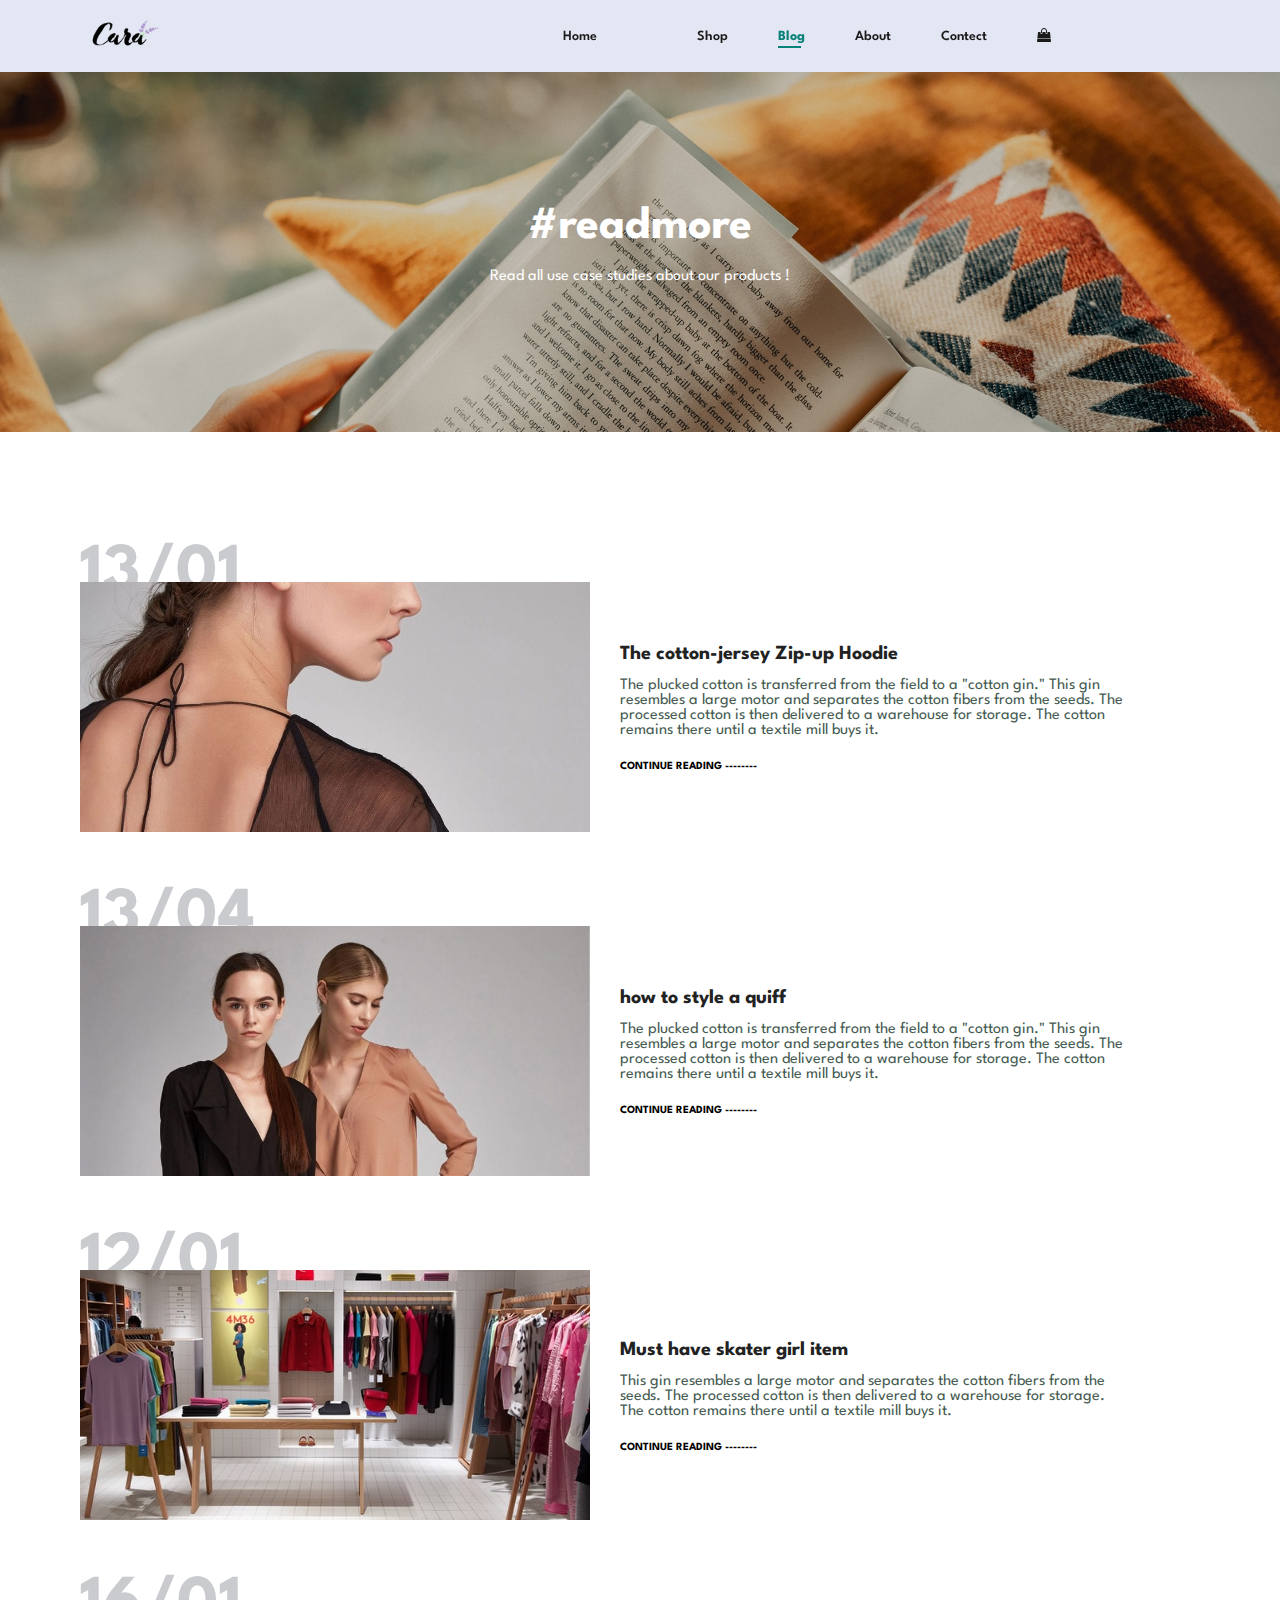
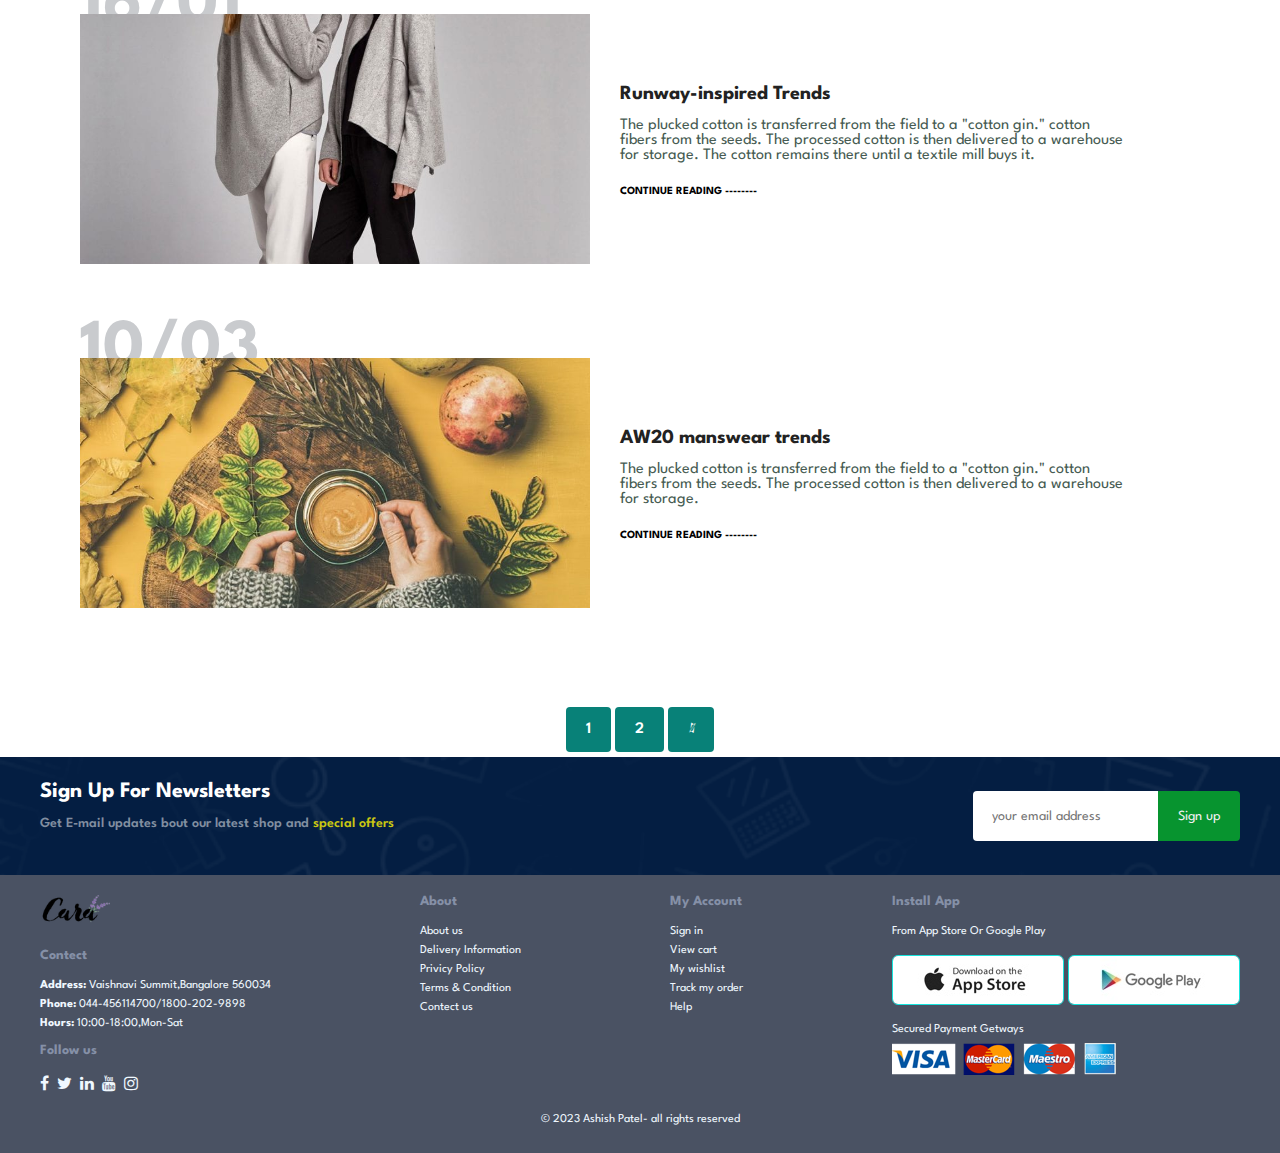
<file: blog.html>
<!DOCTYPE html>
<html lang="en">
  <head>
    <meta charset="UTF-8" />
    <meta http-equiv="X-UA-Compatible" content="IE=edge" />
    <meta name="viewport" content="width=device-width, initial-scale=1.0" />
    <link rel="shortcut icon" href="img/logo.png" type="image/x-icon" />

    <title>
      Online shoping site for mobiles ,electronic,furniture,grocery ,lifestyle
      books and more...
    </title>
    <link
      rel="stylesheet"
      href="https://use.fontawesome.com/releases/v5.15.4/css/all.css"
      integrity="sha384-DyZ88mC6Up2uqS4h/KRgHuoeGwBcD4Ng9SiP4dIRy0EXTlnuz47vAwmeGwVChigm"
      crossorigin="anonymous"
    />
    <link
      rel="stylesheet"
      href="https://cdnjs.cloudflare.com/ajax/libs/font-awesome/4.7.0/css/font-awesome.min.css"
    />
    <link rel="stylesheet" href="index.css" />
  </head>

  <body>
    <header>
      <nav>
        <div class="logo">
          <a href="index.html"> <img src="img/logo.png" alt="" /></a>
        </div>

        <ul id="navbar">
          <li><a  href="index.html">Home</a></li>
          <li></li>
          <li><a href="shop.html">Shop</a></li>
          <li><a class="active"  href="blog.html">Blog</a></li>
          <li><a href="about.html">About</a></li>
          <li><a href="contect.html">Contect</a></li>
          <li id="lg-bag">
            <a href="cart.html"><i class="fa fa-shopping-bag"></i></a>
          </li>
          <a href="#" id="close"><i class="fas fa-times"></i></a>
        </ul>
        
      
        <div id="mobile">
          <a href="cart.html"><i class="fa fa-shopping-bag"></i></a>
          <i id="bar" class="fas fa-outdent"></i>
        </div>
         
          
        </div>
      </nav>
    </header>


    <main>
      <section id="sposter" class="blog">
        <h2>#readmore</h2>
        <p>Read all use case studies about our products ! </p>
      </section>

      <section id="bblog">
        <div class="blog-box">
            <div class="blog_img">
                <img src="img/blog/b1.jpg" id="mainimg" width="100%" alt="" />
            </div>
                <div class="BLOG-details">
                    <h4>The cotton-jersey Zip-up Hoodie</h4>
                    <p>
                      The plucked cotton is transferred from the field to a
                      "cotton gin." This gin resembles a large motor and separates the
                      cotton fibers from the seeds. The processed cotton is then delivered
                      to a warehouse for storage. The cotton remains there until a textile
                      mill buys it.
                    </p>
                    <a href=""> CONTINUE READING -------- </a>
                  </div>
                  <h1>13/01</h1>
        </div>
        <div class="blog-box">
            <div class="blog_img">
                <img src="img/blog/b2.jpg" id="mainimg" width="100%" alt="" />
            </div>
                <div class="BLOG-details">
                    <h4>how to style a quiff</h4>
                    <p>
                      The plucked cotton is transferred from the field to a
                      "cotton gin." This gin resembles a large motor and separates the
                      cotton fibers from the seeds. The processed cotton is then delivered
                      to a warehouse for storage. The cotton remains there until a textile
                      mill buys it.
                    </p>
                    <a href=""> CONTINUE READING -------- </a>
                  </div>
                  <h1>13/04</h1>
        </div>
        <div class="blog-box">
            <div class="blog_img">
                <img src="img/blog/b3.jpg" id="mainimg" width="100%" alt="" />
            </div>
                <div class="BLOG-details">
                    <h4> Must have skater girl item</h4>
                    <p>
                     This gin resembles a large motor and separates the
                      cotton fibers from the seeds. The processed cotton is then delivered
                      to a warehouse for storage. The cotton remains there until a textile
                      mill buys it.
                    </p>
                    <a href=""> CONTINUE READING -------- </a>
                  </div>
                  <h1>12/01</h1>
        </div>
        <div class="blog-box">
            <div class="blog_img">
                <img src="img/blog/b4.jpg" id="mainimg" width="100%" alt="" />
            </div>
                <div class="BLOG-details">
                    <h4>Runway-inspired Trends</h4>
                    <p>
                      The plucked cotton is transferred from the field to a
                      "cotton gin." 
                      cotton fibers from the seeds. The processed cotton is then delivered
                      to a warehouse for storage. The cotton remains there until a textile
                      mill buys it.
                    </p>
                    <a href=""> CONTINUE READING -------- </a>
                  </div>
                  <h1>16/01</h1>
        </div>
        <div class="blog-box">
            <div class="blog_img">
                <img src="img/blog/b6.jpg" id="mainimg" width="100%" alt="" />
            </div>
        <div class="BLOG-details">
            <h4>AW20 manswear trends</h4>
            <p>
              The plucked cotton is transferred from the field to a
              "cotton gin." 
              cotton fibers from the seeds. The processed cotton is then delivered
              to a warehouse for storage. 
            </p>
            <a href=""> CONTINUE READING -------- </a>
          </div>
          <h1>10/03</h1>
        </div>
      </section>

      <section id="pagination" class="section-p1">
        <a href="#">1</a>
        <a href="#">2</a>
        <a href="#"><i class="fas fa-arrow-right"></i></a>
      </section>
      <section id="Newsletter">
        <div class="text">
          <h3>Sign Up For Newsletters</h3>
          <p>
            Get E-mail updates bout our latest shop and
            <span>special offers</span>
          </p>
        </div>
        <div class="email">
          <input type="email" placeholder="your email address" />
          <button type="submit">Sign up</button>
        </div>
      </section>
    </main>

    <!-- footer -->
    <footer class="section-p1">
      <div class="col">
        <img src="img/logo.png" alt="" class="logo" />
        <h4>Contect</h4>
        <p><strong>Address:</strong> Vaishnavi Summit,Bangalore 560034</p>
        <p><strong>Phone:</strong> 044-456114700/1800-202-9898</p>
        <p><strong>Hours:</strong> 10:00-18:00,Mon-Sat</p>
        <div class="follow">
          <h4>Follow us</h4>
          <div class="icon">
            <a class="fa fa-facebook-f"></a>
            <a class="fa fa-twitter"></a>
            <a class="fa fa-linkedin"></a>
            <a class="fa fa-youtube"></a>
            <a class="fa fa-instagram"></a>
          </div>
        </div>
      </div>

      <div class="col">
        <h4>About</h4>
        <a href="#">About us</a>
        <a href="#">Delivery Information</a>
        <a href="#">Privicy Policy</a>
        <a href="#">Terms & Condition</a>
        <a href="#">Contect us</a>
      </div>

      <div class="col">
        <h4>My Account</h4>
        <a href="#"> Sign in</a>
        <a href="#">View cart</a>
        <a href="#">My wishlist</a>
        <a href="#">Track my order</a>
        <a href="#">Help</a>
      </div>

      <div class="col install">
        <h4>Install App</h4>
        <p>From App Store Or Google Play</p>
        <div class="row">
          <a href=""><img src="img/pay/app.jpg" alt="" /></a>
          <a href=""><img src="img/pay/play.jpg" alt="" /></a>
        </div>
        <p>Secured Payment Getways</p>
        <img src="img/pay/pay.png" alt="" />
      </div>
      <div class="copyright">
        <p>&copy; 2023 Ashish Patel- all rights reserved</p>
      </div>
    </footer>

    <script src="script.js"></script>
  </body>
</html>
</file>
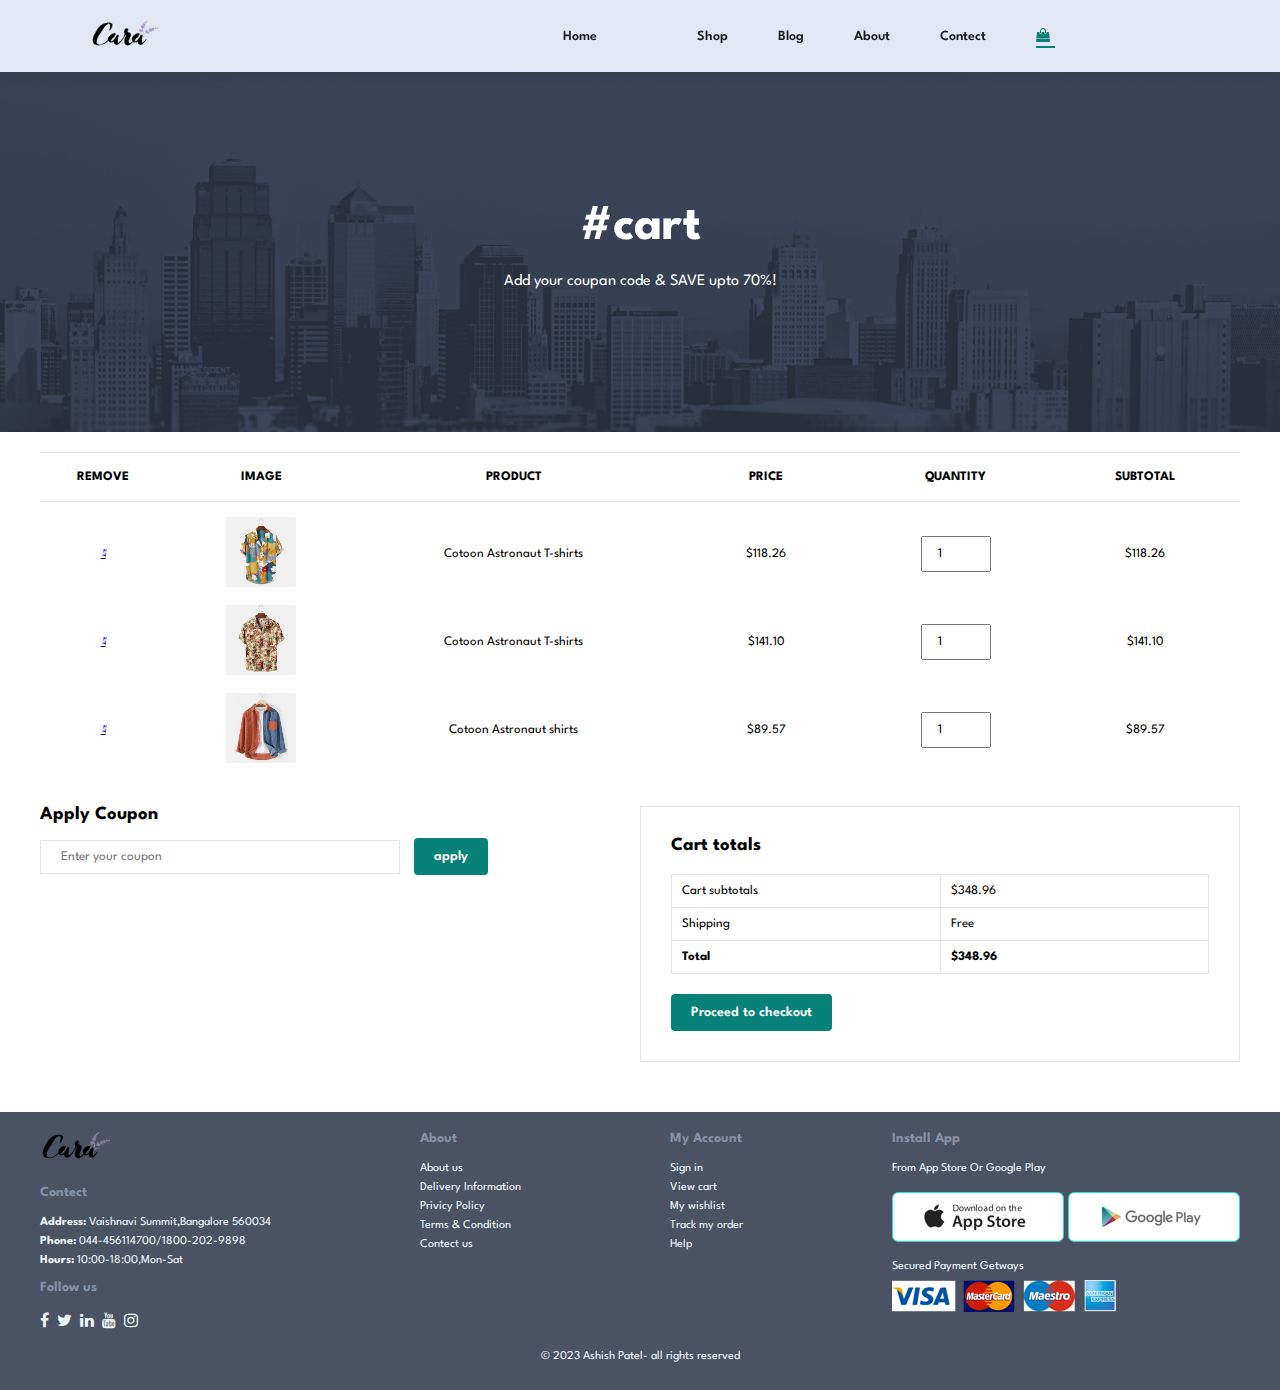
<file: cart.html>
<!DOCTYPE html>
<html lang="en">
  <head>
    <meta charset="UTF-8" />
    <meta http-equiv="X-UA-Compatible" content="IE=edge" />
    <meta name="viewport" content="width=device-width, initial-scale=1.0" />
    <link rel="shortcut icon" href="img/logo.png" type="image/x-icon" />

    <title>
      Online shoping site for mobiles ,electronic,furniture,grocery ,lifestyle
      books and more...
    </title>
    <link
      rel="stylesheet"
      href="https://use.fontawesome.com/releases/v5.15.4/css/all.css"
      integrity="sha384-DyZ88mC6Up2uqS4h/KRgHuoeGwBcD4Ng9SiP4dIRy0EXTlnuz47vAwmeGwVChigm"
      crossorigin="anonymous"
    />
    <link
      rel="stylesheet"
      href="https://cdnjs.cloudflare.com/ajax/libs/font-awesome/4.7.0/css/font-awesome.min.css"
    />
    <link rel="stylesheet" href="index.css" />
  </head>

  <body>
    <header>
      <nav>
        <div class="logo">
          <a href="index.html"> <img src="img/logo.png" alt="" /></a>
        </div>

        <ul id="navbar">
          <li><a  href="index.html">Home</a></li>
          <li></li>
          <li><a href="shop.html">Shop</a></li>
          <li><a href="blog.html">Blog</a></li>
          <li><a  href="about.html">About</a></li>
          <li><a  href="contect.html">Contect</a></li>
          <li id="lg-bag">
            <a class="active" href="cart.html"><i class="fa fa-shopping-bag"></i></a>
          </li>
          <a href="#" id="close"><i class="fas fa-times"></i></a>
        </ul>
        
      
        <div id="mobile">
          <a href="cart.html"><i class="fa fa-shopping-bag"></i></a>
          <i id="bar" class="fas fa-outdent"></i>
        </div>
         
          
        </div>
      </nav>
    </header>
    <main>
      <section id="sposter" class="contect_header">
        <h1>#cart</h1>
        <p>Add your coupan code & SAVE upto 70%!</p>
      </section>

      <section id="cart" class="section-p1">
        <table width="100%">
            <thead>
                <tr>
                <td>Remove</td>   
                <td>Image</td>   
                <td>Product</td>   
                <td>Price</td>   
                <td>Quantity</td>   
                <td>Subtotal</td>   
                </tr>
            </thead>
            <tbody>
                <tr>
                    <td><a href="#"><i class="far fa-times-circle"></i></a> </td>
                    <td><img src="img/products/f1.jpg" alt=""></td>
                    <td>Cotoon Astronaut T-shirts</td>
                    <td>$118.26</td>
                    <td><input type="number" value="1"></td>
                    <td>$118.26</td>
                </tr>
                <tr>
                    <td><a href="#"><i class="far fa-times-circle"></i></a> </td>
                    <td><img src="img/products/f3.jpg" alt=""></td>
                    <td>Cotoon Astronaut T-shirts</td>
                    <td>$141.10</td>
                    <td><input type="number" value="1"></td>
                    <td>$141.10</td>
                </tr>
                <tr>
                    <td><a href="#"><i class="far fa-times-circle"></i></a> </td>
                    <td><img src="img/products/f6.jpg" alt=""></td>
                    <td>Cotoon Astronaut shirts</td>
                    <td>$89.57</td>
                    <td><input type="number" value="1"></td>
                    <td>$89.57</td>
                </tr>
            </tbody>
        </table>

      </section>

      <section id="cart-add" class="section-p1">
        <div class="coupon">
          <h3>Apply Coupon</h3>
          <div>
            <input type="text" placeholder="Enter your coupon">
            <button class="normal">apply</button>
          </div>
        </div>
        <div class="subtotal">
          <h3>Cart totals</h3>
          <table>
            <tr>
              <td>Cart subtotals</td>
              <td>$348.96</td>
            </tr>
            <tr>
              <td>Shipping</td>
              <td>Free</td>
            </tr>
            <tr>
              <td><strong>Total</strong></td>
              <td><strong>$348.96</strong></td>
            </tr>
          </table>
          <button class="normal">Proceed to checkout</button>
        </div>
      </section>

    </main>

    <!-- footer -->
    <footer class="section-p1">
      <div class="col">
        <img src="img/logo.png" alt="" class="logo" />
        <h4>Contect</h4>
        <p><strong>Address:</strong> Vaishnavi Summit,Bangalore 560034</p>
        <p><strong>Phone:</strong> 044-456114700/1800-202-9898</p>
        <p><strong>Hours:</strong> 10:00-18:00,Mon-Sat</p>
        <div class="follow">
          <h4>Follow us</h4>
          <div class="icon">
            <a class="fa fa-facebook-f"></a>
            <a class="fa fa-twitter"></a>
            <a class="fa fa-linkedin"></a>
            <a class="fa fa-youtube"></a>
            <a class="fa fa-instagram"></a>
          </div>
        </div>
      </div>

      <div class="col">
        <h4>About</h4>
        <a href="#">About us</a>
        <a href="#">Delivery Information</a>
        <a href="#">Privicy Policy</a>
        <a href="#">Terms & Condition</a>
        <a href="#">Contect us</a>
      </div>

      <div class="col">
        <h4>My Account</h4>
        <a href="#"> Sign in</a>
        <a href="#">View cart</a>
        <a href="#">My wishlist</a>
        <a href="#">Track my order</a>
        <a href="#">Help</a>
      </div>

      <div class="col install">
        <h4>Install App</h4>
        <p>From App Store Or Google Play</p>
        <div class="row">
          <a href=""><img src="img/pay/app.jpg" alt="" /></a>
          <a href=""><img src="img/pay/play.jpg" alt="" /></a>
        </div>
        <p>Secured Payment Getways</p>
        <img src="img/pay/pay.png" alt="" />
      </div>
      <div class="copyright">
        <p>&copy; 2023 Ashish Patel- all rights reserved</p>
      </div>
    </footer>

    <script src="script.js"></script>
  </body>
</html>
</file>
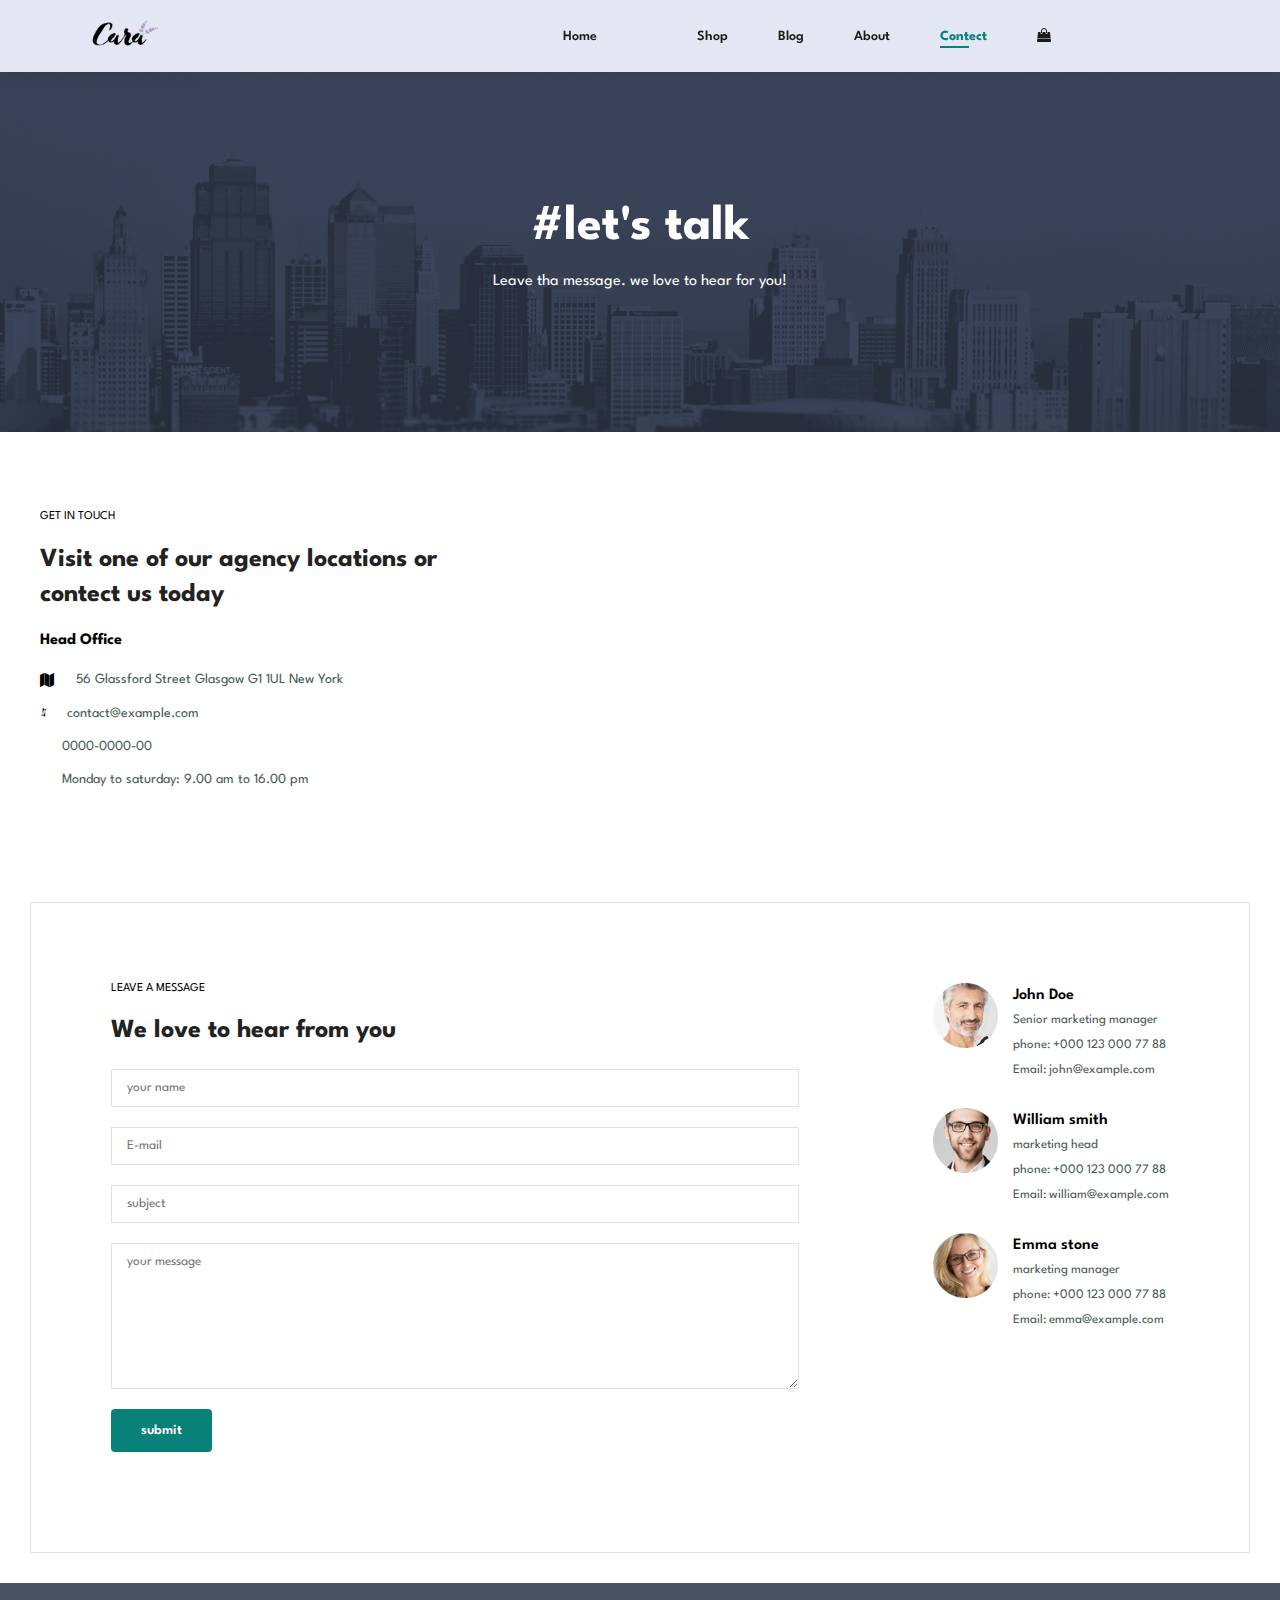
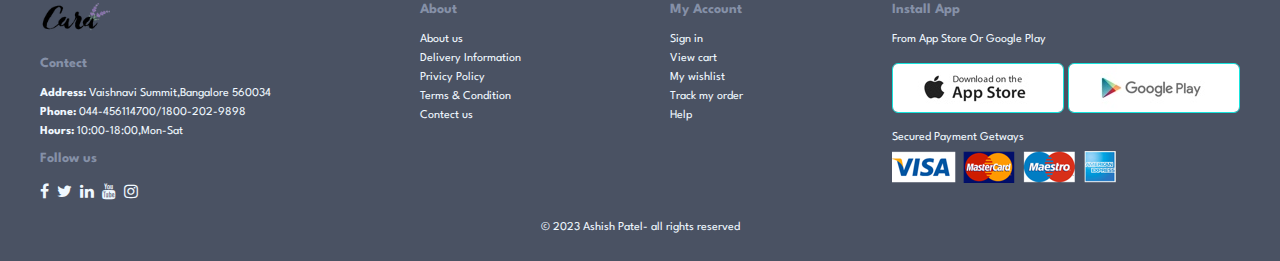
<file: contect.html>
<!DOCTYPE html>
<html lang="en">
  <head>
    <meta charset="UTF-8" />
    <meta http-equiv="X-UA-Compatible" content="IE=edge" />
    <meta name="viewport" content="width=device-width, initial-scale=1.0" />
    <link rel="shortcut icon" href="img/logo.png" type="image/x-icon" />

    <title>
      Online shoping site for mobiles ,electronic,furniture,grocery ,lifestyle
      books and more...
    </title>
    <link
      rel="stylesheet"
      href="https://use.fontawesome.com/releases/v5.15.4/css/all.css"
      integrity="sha384-DyZ88mC6Up2uqS4h/KRgHuoeGwBcD4Ng9SiP4dIRy0EXTlnuz47vAwmeGwVChigm"
      crossorigin="anonymous"
    />
    <link
      rel="stylesheet"
      href="https://cdnjs.cloudflare.com/ajax/libs/font-awesome/4.7.0/css/font-awesome.min.css"
    />
    <link rel="stylesheet" href="index.css" />
  </head>

  <body>
    <header>
      <nav>
        <div class="logo">
          <a href="index.html"> <img src="img/logo.png" alt="" /></a>
        </div>

        <ul id="navbar">
          <li><a  href="index.html">Home</a></li>
          <li></li>
          <li><a href="shop.html">Shop</a></li>
          <li><a href="blog.html">Blog</a></li>
          <li><a  href="about.html">About</a></li>
          <li><a class="active" href="contect.html">Contect</a></li>
          <li id="lg-bag">
            <a href="cart.html"><i class="fa fa-shopping-bag"></i></a>
          </li>
          <a href="#" id="close"><i class="fas fa-times"></i></a>
        </ul>
        
      
        <div id="mobile">
          <a href="cart.html"><i class="fa fa-shopping-bag"></i></a>
          <i id="bar" class="fas fa-outdent"></i>
        </div>
         
          
        </div>
      </nav>
    </header>
    <main>
      <section id="sposter" class="contect_header">
        <h1>#let's talk</h1>
        <p>Leave tha message. we love to hear for you!</p>
      </section>

      <section id="contecthead" class="section-p1">
        <div class="contect_dtls">
            <span>GET IN TOUCH</span>
          <h2>Visit one of our agency locations or contect us today</h2>
          <h3>Head Office</h3>
         <div>
            <li>
               <i class="fa fa-map"></i> 
               <p>56 Glassford Street Glasgow G1 1UL New York</p>
            </li>
            <li>
                <i class="far fa-envelope"></i> 
                <p>contact@example.com</p>
             </li>
             <li>
                <i class="fas fa-phone-alt"></i> 
                <p>0000-0000-00</p>
             </li>
            <li>
                <i class="fas fa-clock"></i> 
                <p>Monday to saturday: 9.00 am to 16.00 pm</p>
             </li>
         </div>
        </div>
        <div class="map">
            <iframe src="https://www.google.com/maps/embed?pb=!1m18!1m12!1m3!1d3578.9681195447456!2d78.207152!3d26.2302254!2m3!1f0!2f0!3f0!3m2!1i1024!2i768!4f13.1!3m3!1m2!1s0x3976c14c64938e5f%3A0x87b3d6a725f7b077!2sMadhav%20Institute%20of%20Technology%20%26%20Science%2C%20Gwalior!5e0!3m2!1sen!2sin!4v1698223341253!5m2!1sen!2sin" width="600" height="450" style="border:0;" allowfullscreen="" loading="lazy" referrerpolicy="no-referrer-when-downgrade"></iframe>
          </div>
      </section>

      <section id="form-details">
        <form action="">
            <span>LEAVE A MESSAGE</span>
            <h2>We love to hear from you</h2>
            <input type="text" placeholder="your name">
            <input type="email" placeholder="E-mail">
            <input type="text" placeholder="subject">
            <textarea name="" id="" cols="30" rows="10" placeholder="your message"></textarea>
            <button class="normal">submit</button>
        </form>
        <div class="people">
            <div>
            <img src="img/people/1.png" alt="">
            <p><span>John Doe</span> Senior marketing manager <br> phone: +000 123 000 77 88 <br> Email: john@example.com</p>
        </div>
        <div>
            <img src="img/people/2.png" alt="">
            <p><span>William smith</span>  marketing head <br> phone: +000 123 000 77 88 <br> Email: william@example.com</p>
        </div>
        <div>
            <img src="img/people/3.png" alt="">
            <p><span>Emma stone</span>  marketing manager <br> phone: +000 123 000 77 88 <br> Email: emma@example.com</p>
        </div>
    </div>
      </section>

    </main>

    <!-- footer -->
    <footer class="section-p1">
      <div class="col">
        <img src="img/logo.png" alt="" class="logo" />
        <h4>Contect</h4>
        <p><strong>Address:</strong> Vaishnavi Summit,Bangalore 560034</p>
        <p><strong>Phone:</strong> 044-456114700/1800-202-9898</p>
        <p><strong>Hours:</strong> 10:00-18:00,Mon-Sat</p>
        <div class="follow">
          <h4>Follow us</h4>
          <div class="icon">
            <a class="fa fa-facebook-f"></a>
            <a class="fa fa-twitter"></a>
            <a class="fa fa-linkedin"></a>
            <a class="fa fa-youtube"></a>
            <a class="fa fa-instagram"></a>
          </div>
        </div>
      </div>

      <div class="col">
        <h4>About</h4>
        <a href="#">About us</a>
        <a href="#">Delivery Information</a>
        <a href="#">Privicy Policy</a>
        <a href="#">Terms & Condition</a>
        <a href="#">Contect us</a>
      </div>

      <div class="col">
        <h4>My Account</h4>
        <a href="#"> Sign in</a>
        <a href="#">View cart</a>
        <a href="#">My wishlist</a>
        <a href="#">Track my order</a>
        <a href="#">Help</a>
      </div>

      <div class="col install">
        <h4>Install App</h4>
        <p>From App Store Or Google Play</p>
        <div class="row">
          <a href=""><img src="img/pay/app.jpg" alt="" /></a>
          <a href=""><img src="img/pay/play.jpg" alt="" /></a>
        </div>
        <p>Secured Payment Getways</p>
        <img src="img/pay/pay.png" alt="" />
      </div>
      <div class="copyright">
        <p>&copy; 2023 Ashish Patel- all rights reserved</p>
      </div>
    </footer>

    <script src="script.js"></script>
  </body>
</html>
</file>
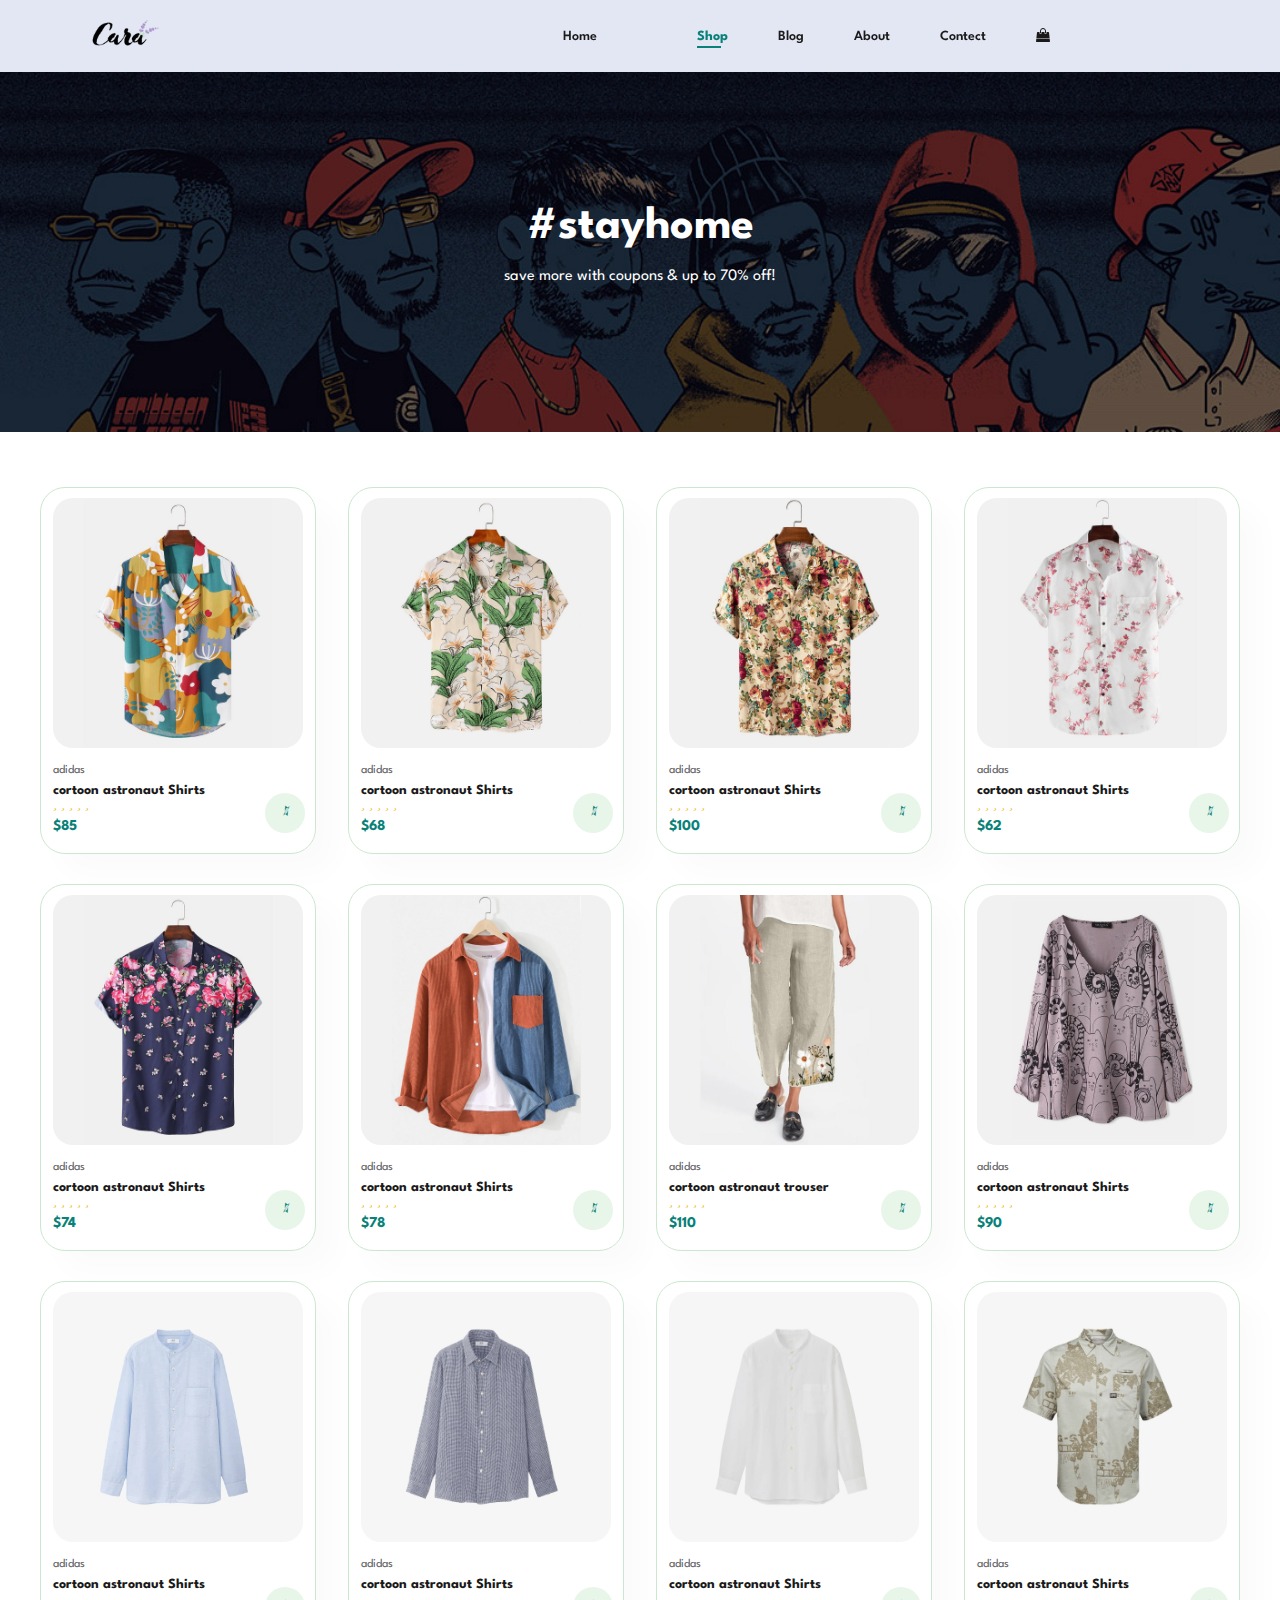
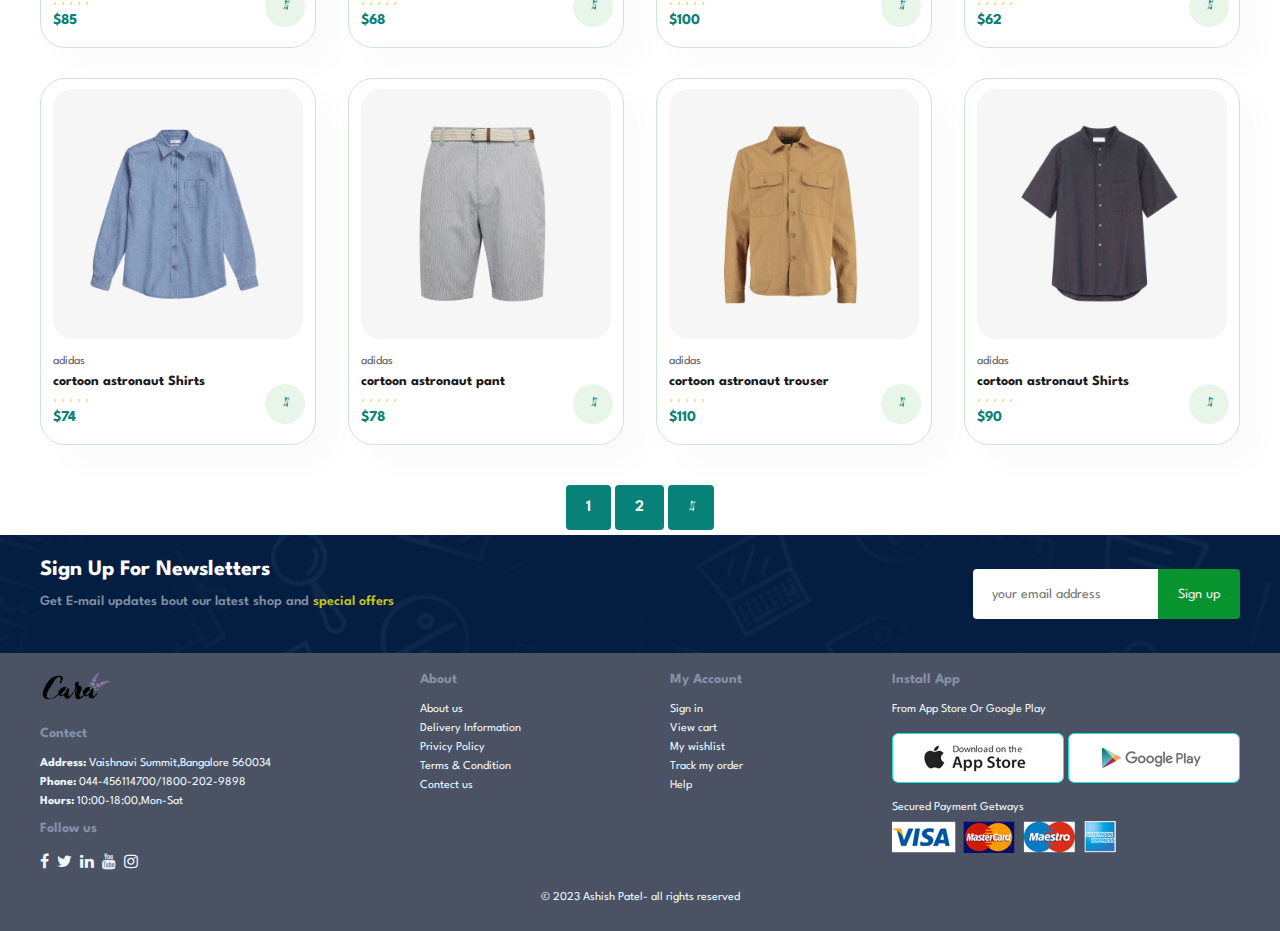
<file: shop.html>
<!DOCTYPE html>
<html lang="en">
  <head>
    <meta charset="UTF-8" />
    <meta http-equiv="X-UA-Compatible" content="IE=edge" />
    <meta name="viewport" content="width=device-width, initial-scale=1.0" />
    <link rel="shortcut icon" href="img/logo.png" type="image/x-icon" />

    <title>
      Online shoping site for mobiles ,electronic,furniture,grocery ,lifestyle
      books and more...
    </title>
    <link
      rel="stylesheet"
      href="https://use.fontawesome.com/releases/v5.15.4/css/all.css"
      integrity="sha384-DyZ88mC6Up2uqS4h/KRgHuoeGwBcD4Ng9SiP4dIRy0EXTlnuz47vAwmeGwVChigm"
      crossorigin="anonymous"
    />
    <link
      rel="stylesheet"
      href="https://cdnjs.cloudflare.com/ajax/libs/font-awesome/4.7.0/css/font-awesome.min.css"
    />
    <link rel="stylesheet" href="index.css" />
  </head>

  <body>
    <header>
      <nav>
        <div class="logo">
          <a href="index.html"> <img src="img/logo.png" alt="" /></a>
        </div>

        <ul id="navbar">
          <li><a  href="index.html">Home</a></li>
          <li></li>
          <li><a class="active" href="shop.html">Shop</a></li>
          <li><a href="blog.html">Blog</a></li>
          <li><a href="about.html">About</a></li>
          <li><a href="contect.html">Contect</a></li>
          <li id="lg-bag">
            <a href="cart.html"><i class="fa fa-shopping-bag"></i></a>
          </li>
          <a href="#" id="close"><i class="fas fa-times"></i></a>
        </ul>
        
      
        <div id="mobile">
          <a href="cart.html"><i class="fa fa-shopping-bag"></i></a>
          <i id="bar" class="fas fa-outdent"></i>
        </div>
         
          
        </div>
      </nav>
    </header>
    <main>
      <section id="sposter">
        <h2>#stayhome</h2>
        <p>save more with coupons & up to 70% off! </p>
      </section>

      <section id="product" class="section-p1">
        <div class="pro-cont">
          <div class="pro" onclick="window.location.href='sproduct.html';">
            <img src="img/products/f1.jpg" alt="" />
            <div class="des">
              <span>adidas</span>
              <h5>cortoon astronaut Shirts</h5>
              <div class="star">
                <i class="fas fa-star"></i>
                <i class="fas fa-star"></i>
                <i class="fas fa-star"></i>
                <i class="fas fa-star"></i>
                <i class="fas fa-star"></i>
              </div>
              <h4>$85</h4>
            </div>
            <a href="#"> <i id="cart" class="fas fa-shopping-cart"></i> </a>
          </div>
          <div class="pro">
            <img src="img/products/f2.jpg" alt="" />
            <div class="des">
              <span>adidas</span>
              <h5>cortoon astronaut Shirts</h5>
              <div class="star">
                <i class="fas fa-star"></i>
                <i class="fas fa-star"></i>
                <i class="fas fa-star"></i>
                <i class="fas fa-star"></i>
                <i class="fas fa-star"></i>
              </div>
              <h4>$68</h4>
            </div>
            <a href="#"> <i id="cart" class="fas fa-shopping-cart"></i> </a>
          </div>
          <div class="pro">
            <img src="img/products/f3.jpg" alt="" />
            <div class="des">
              <span>adidas</span>
              <h5>cortoon astronaut Shirts</h5>
              <div class="star">
                <i class="fas fa-star"></i>
                <i class="fas fa-star"></i>
                <i class="fas fa-star"></i>
                <i class="fas fa-star"></i>
                <i class="fas fa-star"></i>
              </div>
              <h4>$100</h4>
            </div>
            <a href="#"> <i id="cart" class="fas fa-shopping-cart"></i> </a>
          </div>
          <div class="pro">
            <img src="img/products/f4.jpg" alt="" />
            <div class="des">
              <span>adidas</span>
              <h5>cortoon astronaut Shirts</h5>
              <div class="star">
                <i class="fas fa-star"></i>
                <i class="fas fa-star"></i>
                <i class="fas fa-star"></i>
                <i class="fas fa-star"></i>
                <i class="fas fa-star"></i>
              </div>
              <h4>$62</h4>
            </div>
            <a href="#"> <i id="cart" class="fas fa-shopping-cart"></i> </a>
          </div>
          <div class="pro">
            <img src="img/products/f5.jpg" alt="" />
            <div class="des">
              <span>adidas</span>
              <h5>cortoon astronaut Shirts</h5>
              <div class="star">
                <i class="fas fa-star"></i>
                <i class="fas fa-star"></i>
                <i class="fas fa-star"></i>
                <i class="fas fa-star"></i>
                <i class="fas fa-star"></i>
              </div>
              <h4>$74</h4>
            </div>
            <a href="#"> <i id="cart" class="fas fa-shopping-cart"></i> </a>
          </div>
          <div class="pro">
            <img src="img/products/f6.jpg" alt="" />
            <div class="des">
              <span>adidas</span>
              <h5>cortoon astronaut Shirts</h5>
              <div class="star">
                <i class="fas fa-star"></i>
                <i class="fas fa-star"></i>
                <i class="fas fa-star"></i>
                <i class="fas fa-star"></i>
                <i class="fas fa-star"></i>
              </div>
              <h4>$78</h4>
            </div>
            <a href="#"> <i id="cart" class="fas fa-shopping-cart"></i> </a>
          </div>
          <div class="pro">
            <img src="img/products/f7.jpg" alt="" />
            <div class="des">
              <span>adidas</span>
              <h5>cortoon astronaut trouser</h5>
              <div class="star">
                <i class="fas fa-star"></i>
                <i class="fas fa-star"></i>
                <i class="fas fa-star"></i>
                <i class="fas fa-star"></i>
                <i class="fas fa-star"></i>
              </div>
              <h4>$110</h4>
            </div>
            <a href="#"> <i id="cart" class="fas fa-shopping-cart"></i> </a>
          </div>
          <div class="pro">
            <img src="img/products/f8.jpg" alt="" />
            <div class="des">
              <span>adidas</span>
              <h5>cortoon astronaut Shirts</h5>
              <div class="star">
                <i class="fas fa-star"></i>
                <i class="fas fa-star"></i>
                <i class="fas fa-star"></i>
                <i class="fas fa-star"></i>
                <i class="fas fa-star"></i>
              </div>
              <h4>$90</h4>
            </div>
            <a href="#"> <i id="cart" class="fas fa-shopping-cart"></i> </a>
          </div>
  
          <div class="pro">
            <img src="img/products/n1.jpg" alt="" />
            <div class="des">
              <span>adidas</span>
              <h5>cortoon astronaut Shirts</h5>
              <div class="star">
                <i class="fas fa-star"></i>
                <i class="fas fa-star"></i>
                <i class="fas fa-star"></i>
                <i class="fas fa-star"></i>
                <i class="fas fa-star"></i>
              </div>
              <h4>$85</h4>
            </div>
            <a href="#"> <i id="cart" class="fas fa-shopping-cart"></i> </a>
          </div>
          <div class="pro">
            <img src="img/products/n2.jpg" alt="" />
            <div class="des">
              <span>adidas</span>
              <h5>cortoon astronaut Shirts</h5>
              <div class="star">
                <i class="fas fa-star"></i>
                <i class="fas fa-star"></i>
                <i class="fas fa-star"></i>
                <i class="fas fa-star"></i>
                <i class="fas fa-star"></i>
              </div>
              <h4>$68</h4>
            </div>
            <a href="#"> <i id="cart" class="fas fa-shopping-cart"></i> </a>
          </div>
          <div class="pro">
            <img src="img/products/n3.jpg" alt="" />
            <div class="des">
              <span>adidas</span>
              <h5>cortoon astronaut Shirts</h5>
              <div class="star">
                <i class="fas fa-star"></i>
                <i class="fas fa-star"></i>
                <i class="fas fa-star"></i>
                <i class="fas fa-star"></i>
                <i class="fas fa-star"></i>
              </div>
              <h4>$100</h4>
            </div>
            <a href="#"> <i id="cart" class="fas fa-shopping-cart"></i> </a>
          </div>
          <div class="pro">
            <img src="img/products/n4.jpg" alt="" />
            <div class="des">
              <span>adidas</span>
              <h5>cortoon astronaut Shirts</h5>
              <div class="star">
                <i class="fas fa-star"></i>
                <i class="fas fa-star"></i>
                <i class="fas fa-star"></i>
                <i class="fas fa-star"></i>
                <i class="fas fa-star"></i>
              </div>
              <h4>$62</h4>
            </div>
            <a href="#"> <i id="cart" class="fas fa-shopping-cart"></i> </a>
          </div>
          <div class="pro">
            <img src="img/products/n5.jpg" alt="" />
            <div class="des">
              <span>adidas</span>
              <h5>cortoon astronaut Shirts</h5>
              <div class="star">
                <i class="fas fa-star"></i>
                <i class="fas fa-star"></i>
                <i class="fas fa-star"></i>
                <i class="fas fa-star"></i>
                <i class="fas fa-star"></i>
              </div>
              <h4>$74</h4>
            </div>
            <a href="#"> <i id="cart" class="fas fa-shopping-cart"></i> </a>
          </div>
          <div class="pro">
            <img src="img/products/n6.jpg" alt="" />
            <div class="des">
              <span>adidas</span>
              <h5>cortoon astronaut pant</h5>
              <div class="star">
                <i class="fas fa-star"></i>
                <i class="fas fa-star"></i>
                <i class="fas fa-star"></i>
                <i class="fas fa-star"></i>
                <i class="fas fa-star"></i>
              </div>
              <h4>$78</h4>
            </div>
            <a href="#"> <i id="cart" class="fas fa-shopping-cart"></i> </a>
          </div>
          <div class="pro">
            <img src="img/products/n7.jpg" alt="" />
            <div class="des">
              <span>adidas</span>
              <h5>cortoon astronaut trouser</h5>
              <div class="star">
                <i class="fas fa-star"></i>
                <i class="fas fa-star"></i>
                <i class="fas fa-star"></i>
                <i class="fas fa-star"></i>
                <i class="fas fa-star"></i>
              </div>
              <h4>$110</h4>
            </div>
            <a href="#"> <i id="cart" class="fas fa-shopping-cart"></i> </a>
          </div>
          <div class="pro">
            <img src="img/products/n8.jpg" alt="" />
            <div class="des">
              <span>adidas</span>
              <h5>cortoon astronaut Shirts</h5>
              <div class="star">
                <i class="fas fa-star"></i>
                <i class="fas fa-star"></i>
                <i class="fas fa-star"></i>
                <i class="fas fa-star"></i>
                <i class="fas fa-star"></i>
              </div>
              <h4>$90</h4>
            </div>
            <a href="#"> <i id="cart" class="fas fa-shopping-cart"></i> </a>
          </div>
        </div>
      </section>

      <section id="pagination" class="section-p1">
        <a href="#">1</a>
        <a href="#">2</a>
        <a href="#"><i class="fas fa-arrow-right"></i></a>
      </section>
      <section id="Newsletter">
        <div class="text">
          <h3>Sign Up For Newsletters</h3>
          <p>
            Get E-mail updates bout our latest shop and
            <span>special offers</span>
          </p>
        </div>
        <div class="email">
          <input type="email" placeholder="your email address" />
          <button type="submit">Sign up</button>
        </div>
      </section>
    </main>

    <!-- footer -->
    <footer class="section-p1">
      <div class="col">
        <img src="img/logo.png" alt="" class="logo" />
        <h4>Contect</h4>
        <p><strong>Address:</strong> Vaishnavi Summit,Bangalore 560034</p>
        <p><strong>Phone:</strong> 044-456114700/1800-202-9898</p>
        <p><strong>Hours:</strong> 10:00-18:00,Mon-Sat</p>
        <div class="follow">
          <h4>Follow us</h4>
          <div class="icon">
            <a class="fa fa-facebook-f"></a>
            <a class="fa fa-twitter"></a>
            <a class="fa fa-linkedin"></a>
            <a class="fa fa-youtube"></a>
            <a class="fa fa-instagram"></a>
          </div>
        </div>
      </div>

      <div class="col">
        <h4>About</h4>
        <a href="#">About us</a>
        <a href="#">Delivery Information</a>
        <a href="#">Privicy Policy</a>
        <a href="#">Terms & Condition</a>
        <a href="#">Contect us</a>
      </div>

      <div class="col">
        <h4>My Account</h4>
        <a href="#"> Sign in</a>
        <a href="#">View cart</a>
        <a href="#">My wishlist</a>
        <a href="#">Track my order</a>
        <a href="#">Help</a>
      </div>

      <div class="col install">
        <h4>Install App</h4>
        <p>From App Store Or Google Play</p>
        <div class="row">
          <a href=""><img src="img/pay/app.jpg" alt="" /></a>
          <a href=""><img src="img/pay/play.jpg" alt="" /></a>
        </div>
        <p>Secured Payment Getways</p>
        <img src="img/pay/pay.png" alt="" />
      </div>
      <div class="copyright">
        <p>&copy; 2023 Ashish Patel- all rights reserved</p>
      </div>
    </footer>

    <script src="script.js"></script>
  </body>
</html>
</file>
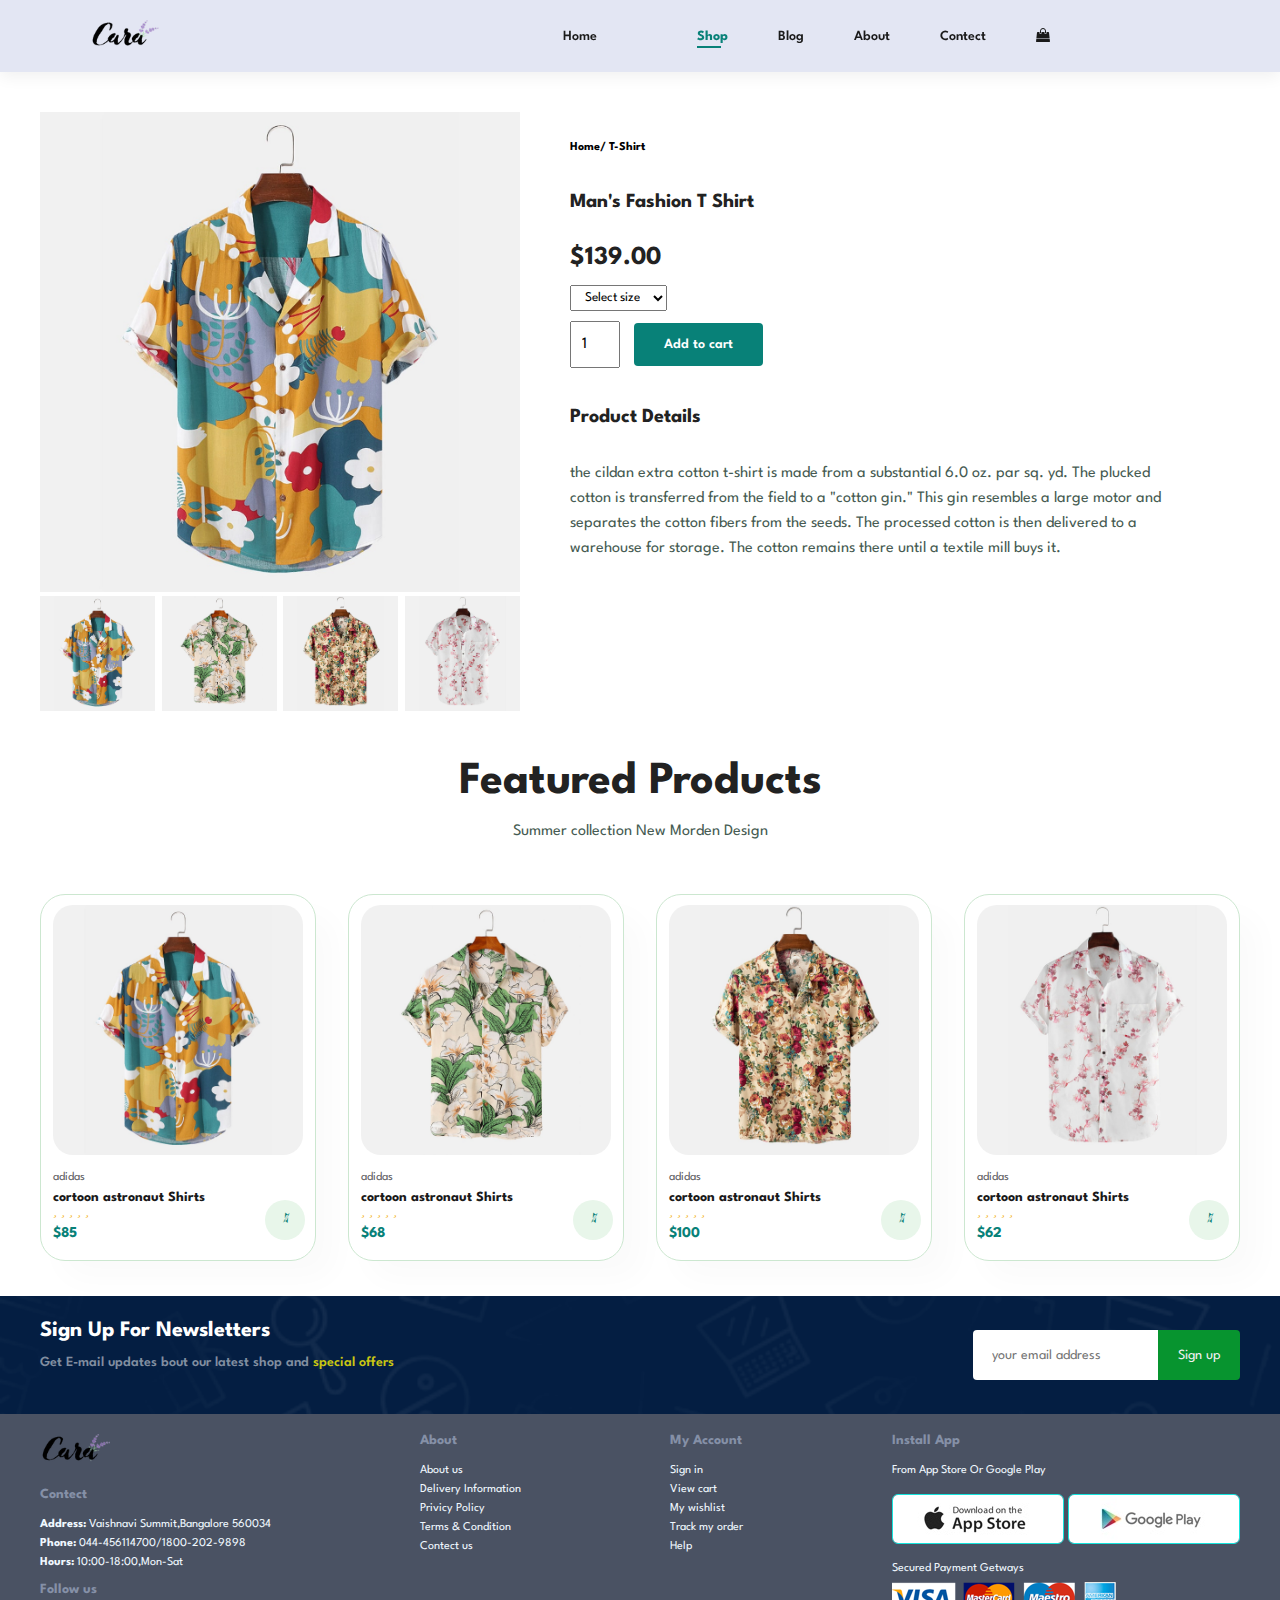
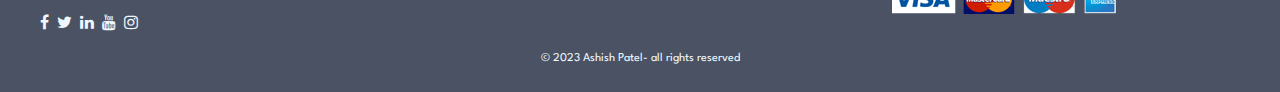
<file: sproduct.html>
<!DOCTYPE html>
<html lang="en">
  <head>
    <meta charset="UTF-8" />
    <meta http-equiv="X-UA-Compatible" content="IE=edge" />
    <meta name="viewport" content="width=device-width, initial-scale=1.0" />
    <link rel="shortcut icon" href="img/logo.png" type="image/x-icon" />

    <title>
      Online shoping site for mobiles ,electronic,furniture,grocery ,lifestyle
      books and more...
    </title>
    <link
      rel="stylesheet"
      href="https://use.fontawesome.com/releases/v5.15.4/css/all.css"
      integrity="sha384-DyZ88mC6Up2uqS4h/KRgHuoeGwBcD4Ng9SiP4dIRy0EXTlnuz47vAwmeGwVChigm"
      crossorigin="anonymous"
    />
    <link
      rel="stylesheet"
      href="https://cdnjs.cloudflare.com/ajax/libs/font-awesome/4.7.0/css/font-awesome.min.css"
    />
    <link rel="stylesheet" href="index.css" />
  </head>

  <body>
    <header>
      <nav>
        <div class="logo">
          <a href="index.html"> <img src="img/logo.png" alt="" /></a>
        </div>

        <ul id="navbar">
          <li><a href="index.html">Home</a></li>
          <li></li>
          <li><a class="active" href="shop.html">Shop</a></li>
          <li><a href="blog.html">Blog</a></li>
          <li><a href="about.html">About</a></li>
          <li><a href="contect.html">Contect</a></li>
          <li id="lg-bag">
            <a href="cart.html"><i class="fa fa-shopping-bag"></i></a>
          </li>
          <a href="#" id="close"><i class="fas fa-times"></i></a>
        </ul>

        <div id="mobile">
          <a href="cart.html"><i class="fa fa-shopping-bag"></i></a>
          <i id="bar" class="fas fa-outdent"></i>
        </div>
      </nav>
    </header>
    <main>
      <section id="prodetails" class="section-p1">
        <div class="single_img">
          <img src="img/products/f1.jpg" id="mainimg" width="100%" alt="" />
          <div class="small_img_group">
            <div class="small_img_col">
              <img
                src="img/products/f1.jpg"
                class="small_img"
                width="100%"
                alt=""
              />
            </div>
            <div class="small_img_col">
              <img
                src="img/products/f2.jpg"
                class="small_img"
                width="100%"
                alt=""
              />
            </div>
            <div class="small_img_col">
              <img
                src="img/products/f3.jpg"
                class="small_img"
                width="100%"
                alt=""
              />
            </div>
            <div class="small_img_col">
              <img
                src="img/products/f4.jpg"
                class="small_img"
                width="100%"
                alt=""
              />
            </div>
          </div>
        </div>
        <div class="details">
          <h6>Home/ T-Shirt</h6>
          <h4>Man's Fashion T Shirt</h4>
          <h2>$139.00</h2>
          <select name="" id="">
            <option value="">Select size</option>
            <option value="">Small</option>
            <option value="">Large</option>
            <option value="">XL</option>
            <option value="">XXL</option>
          </select>
          <input type="number" value="1" />
          <button class="normal">Add to cart</button>
          <h4>Product Details</h4>
          <p>
            the cildan extra cotton t-shirt is made from a substantial 6.0 oz.
            par sq. yd. The plucked cotton is transferred from the field to a
            "cotton gin." This gin resembles a large motor and separates the
            cotton fibers from the seeds. The processed cotton is then delivered
            to a warehouse for storage. The cotton remains there until a textile
            mill buys it.
          </p>
        </div>
      </section>

      <section id="product" class="section-p1">
        <h2>Featured Products</h2>
        <p>Summer collection New Morden Design</p>
        <div class="pro-cont">
          <div class="pro">
            <img src="img/products/f1.jpg" alt="" />
            <div class="des">
              <span>adidas</span>
              <h5>cortoon astronaut Shirts</h5>
              <div class="star">
                <i class="fas fa-star"></i>
                <i class="fas fa-star"></i>
                <i class="fas fa-star"></i>
                <i class="fas fa-star"></i>
                <i class="fas fa-star"></i>
              </div>
              <h4>$85</h4>
            </div>
            <a href="#"> <i id="cart" class="fas fa-shopping-cart"></i> </a>
          </div>
          <div class="pro">
            <img src="img/products/f2.jpg" alt="" />
            <div class="des">
              <span>adidas</span>
              <h5>cortoon astronaut Shirts</h5>
              <div class="star">
                <i class="fas fa-star"></i>
                <i class="fas fa-star"></i>
                <i class="fas fa-star"></i>
                <i class="fas fa-star"></i>
                <i class="fas fa-star"></i>
              </div>
              <h4>$68</h4>
            </div>
            <a href="#"> <i id="cart" class="fas fa-shopping-cart"></i> </a>
          </div>
          <div class="pro">
            <img src="img/products/f3.jpg" alt="" />
            <div class="des">
              <span>adidas</span>
              <h5>cortoon astronaut Shirts</h5>
              <div class="star">
                <i class="fas fa-star"></i>
                <i class="fas fa-star"></i>
                <i class="fas fa-star"></i>
                <i class="fas fa-star"></i>
                <i class="fas fa-star"></i>
              </div>
              <h4>$100</h4>
            </div>
            <a href="#"> <i id="cart" class="fas fa-shopping-cart"></i> </a>
          </div>
          <div class="pro">
            <img src="img/products/f4.jpg" alt="" />
            <div class="des">
              <span>adidas</span>
              <h5>cortoon astronaut Shirts</h5>
              <div class="star">
                <i class="fas fa-star"></i>
                <i class="fas fa-star"></i>
                <i class="fas fa-star"></i>
                <i class="fas fa-star"></i>
                <i class="fas fa-star"></i>
              </div>
              <h4>$62</h4>
            </div>
            <a href="#"> <i id="cart" class="fas fa-shopping-cart"></i> </a>
          </div>
        </div>
      </section>

      <section id="Newsletter">
        <div class="text">
          <h3>Sign Up For Newsletters</h3>
          <p>
            Get E-mail updates bout our latest shop and
            <span>special offers</span>
          </p>
        </div>
        <div class="email">
          <input type="email" placeholder="your email address" />
          <button type="submit">Sign up</button>
        </div>
      </section>
    </main>

    <!-- footer -->
    <footer class="section-p1">
      <div class="col">
        <img src="img/logo.png" alt="" class="logo" />
        <h4>Contect</h4>
        <p><strong>Address:</strong> Vaishnavi Summit,Bangalore 560034</p>
        <p><strong>Phone:</strong> 044-456114700/1800-202-9898</p>
        <p><strong>Hours:</strong> 10:00-18:00,Mon-Sat</p>
        <div class="follow">
          <h4>Follow us</h4>
          <div class="icon">
            <a class="fa fa-facebook-f"></a>
            <a class="fa fa-twitter"></a>
            <a class="fa fa-linkedin"></a>
            <a class="fa fa-youtube"></a>
            <a class="fa fa-instagram"></a>
          </div>
        </div>
      </div>

      <div class="col">
        <h4>About</h4>
        <a href="#">About us</a>
        <a href="#">Delivery Information</a>
        <a href="#">Privicy Policy</a>
        <a href="#">Terms & Condition</a>
        <a href="#">Contect us</a>
      </div>

      <div class="col">
        <h4>My Account</h4>
        <a href="#"> Sign in</a>
        <a href="#">View cart</a>
        <a href="#">My wishlist</a>
        <a href="#">Track my order</a>
        <a href="#">Help</a>
      </div>

      <div class="col install">
        <h4>Install App</h4>
        <p>From App Store Or Google Play</p>
        <div class="row">
          <a href=""><img src="img/pay/app.jpg" alt="" /></a>
          <a href=""><img src="img/pay/play.jpg" alt="" /></a>
        </div>
        <p>Secured Payment Getways</p>
        <img src="img/pay/pay.png" alt="" />
      </div>
      <div class="copyright">
        <p>&copy; 2023 Ashish Patel- all rights reserved</p>
      </div>
    </footer>
    <script>
      var Mainimg = document.getElementById("mainimg");
      var smallimg= document.getElementsByClassName("small_img");
      smallimg[0].onclick=function(){
        Mainimg.src=smallimg[0].src;
      }
      smallimg[1].onclick=function(){
        Mainimg.src=smallimg[1].src;
      }
      smallimg[2].onclick=function(){
        Mainimg.src=smallimg[2].src;
      }
      smallimg[3].onclick=function(){
        Mainimg.src=smallimg[3].src;
      }
    </script>

    <script src="script.js"></script>
  </body>
</html>
</file>
<file: index.css>
@import url("https://fonts.googleapis.com/css2?family=Spartan:wght@100;200;300;400;500;600;700;800;900&display=swap");
@import url("https://fonts.googleapis.com/css2?family=Lato:wght@300&display=swap");
@import url("https://fonts.googleapis.com/css2?family=Ubuntu:wght@300&display=swap");
:root {
  --main-bg-color: #2874f0;
}
* {
  margin: 0;
  padding: 0;
  box-sizing: border-box;
  font-family: "Spartan", sans-serif;
}

html {
  scroll-behavior: smooth;
}

/* Global Styles */

h1 {
  font-size: 50px;
  line-height: 64px;
  color: #222;
}

h2 {
  font-size: 46px;
  line-height: 54px;
  color: #222;
}

h4 {
  font-size: 20px;
  color: #222;
}

h6 {
  font-weight: 700;
  font-size: 12px;
}

p {
  font-size: 16px;
  color: #465b52;
  margin: 15px 0 20px 0;
}

.section-p1 {
  padding: 20px 40px;
}

.section-m1 {
  margin: 40px 0;
}

body {
  width: 100%;
}

button.white {
  font-size: 13px;
  font-weight: 600;
  padding: 11px 18px;
  color: #fff;
  background-color: transparent;
  border-radius: 4px;
  cursor: pointer;
  border: 1px solid #fff;
  outline: none;
  transition: 0.3s;
}

button.normal {
  font-size: 14px;
  font-weight: 600;
  padding: 15px 30px;
  color: #000;
  background-color: #fff;
  border-radius: 4px;
  cursor: pointer;
  border: none;
  outline: none;
  transition: 0.3s;
}

/* header */
header {
  background: #e3e6f3;
  display: flex;
  padding: 20px 70px;
  position: sticky;
  top: 0;
  left: 0;
  box-shadow: 0 5px 15px rgba(0, 0, 0, 0.06);
  z-index: 999;
}
nav {
  display: flex;
}

.logo img {
  width: 138px;
  padding: 0 20px;
}

#navbar {
  padding-left: 330px;
  display: flex;
  justify-content: center;
  align-items: center;
}
#navbar li {
  list-style: none;
  padding: 0 25px;
  position: relative;
}

nav ul li a {
  color: #1a1a1a;
  font-size: 14px;
  font-weight: 600;
  text-decoration: none;
  transition: 0.3s ease;
}

nav ul li a:hover,
li a.active {
  font-weight: bolder;
  color: #088178;
}
nav ul li a.active::after,
nav ul li a:hover::after {
  content: "";
  height: 2px;
  width: 30%;
  background: #088178;
  position: absolute;
  bottom: -4px;
  left: 25px;
}

#mobile {
  display: none;
  align-items: center;
}
#close {
  display: none;
}

/* main */
#tposter {
  background-image: url("img/hero4.jpg");
  flex-direction: column;
  justify-content: center;
  height: 90vh;
  width: 100%;
  padding: 0 80px;
  margin: auto;
  display: flex;
  align-items: flex-start;
  background-size: cover;
  background-position: top 25% right 0;
}
#tposter h4 {
  padding-bottom: 15px;
}
#tposter h1 {
  color: #088178;
}
#tposter button {
  background-image: url("img/button.png");
  background-color: transparent;
  color: #088178;
  border: 0;
  padding: 14px 80px 14px 65px;
  background-repeat: no-repeat;
  cursor: pointer;
  font-weight: 700;
  font-size: 15px;
}

#feature {
  display: flex;
  align-items: center;
  justify-content: space-between;
  flex-wrap: wrap;
}
.fa-box {
  width: 180px;
  text-align: center;
  padding: 25px 15px;
  box-shadow: 20px 20px 34px rgba(0, 0, 0, 0.03);
  border: 1px solid #e4f0e6;
  border-radius: 4px;
  margin: 15px 0;
}
.fa-box img {
  width: 100%;
  margin-bottom: 10px;
}
.fa-box h6 {
  display: inline-block;
  padding: 9px 8px 6px 8px;
  line-height: 1;
  border-radius: 4px;
  color: #085127;
  background-color: #fddde4;
}
.fa-box:nth-child(2) h6 {
  background-color: #afb8b5;
}
.fa-box:nth-child(3) h6 {
  background-color: #ecefe4;
}
.fa-box:nth-child(4) h6 {
  background-color: #afb8b5;
}
.fa-box:nth-child(5) h6 {
  background-color: #7eacf1;
}
.fa-box:nth-child(6) h6 {
  background-color: #a682d1;
}
.fa-box:hover {
  box-shadow: 10px 10px 54px rgba(70, 62, 221, 0.1);
}

#product {
  text-align: center;
}
#product .pro-cont {
  display: flex;
  flex-wrap: wrap;
  justify-content: space-between;
  padding-top: 20px;
}

#product .pro {
  width: 23%;
  min-width: 250px;
  padding: 10px 12px;
  border: 1px solid #cce7d0;
  border-radius: 25px;
  cursor: pointer;
  margin: 15px 0;
  box-shadow: 20px 20px 30px rgba(0, 0, 0, 0.02);
  transition: 0.3s ease;
  position: relative;
}
#product .pro:hover {
  box-shadow: 20px 20px 30px rgba(0, 0, 0, 0.06);
}
#product .pro img {
  border-radius: 20px;
  width: 100%;
}

#product .pro .des {
  text-align: start;
  padding: 10px 0;
}
#product .pro .des span {
  color: #606063;
  font-size: 12px;
}
#product .pro .des h5 {
  color: #1a1a1a;
  padding-top: 7px;
  font-size: 14px;
}

#product .pro .des i {
  color: rgb(243, 181, 25);
  font-size: 12px;
}
#product .pro .des h4 {
  color: #088178;
  padding-top: 7px;
  font-size: 15px;
  font-weight: 700;
}
#product #cart {
  width: 40px;
  height: 40px;
  line-height: 40px;
  border-radius: 50px;
  background-color: #e8f6ea;
  color: #088178;
  position: absolute;
  bottom: 20px;
  right: 10px;
}

#poster {
  display: flex;
  flex-direction: column;
  justify-content: center;
  align-items: center;
  text-align: center;
  background-image: url("img/banner/b2.jpg");
  background-size: cover;
  height: 47vh;
  width: 100%;
}
#poster h4 {
  color: #fff;
  font-size: 15px;
}

#poster h2 {
  color: #fff;
  font-size: 30px;
  padding: 10px 0;
}
#poster samp {
  color: #e91111;
  font-size: 30px;
  padding: 10px 0;
}

#poster button:hover {
  color: #fff;
  background-color: #088178;
}
#sm-poster {
  display: flex;
  justify-content: space-between;
  padding: 20px 20px;
}

#sm-poster .poster1 {
  display: flex;
  flex-direction: column;
  justify-content: center;
  align-items: flex-start;
  background-image: url("img/banner/b17.jpg");
  background-size: cover;
  background-position: center;
  height: 50vh;
  min-width: 580px;
  padding: 30px;
}
#sm-poster h4 {
  color: #fff;
  font-size: 20px;
  font-weight: 300;
}
#sm-poster h2 {
  color: #fff;
  font-size: 28px;
  font-weight: 800;
}
#sm-poster p {
  color: #fff;
  font-size: 13px;
  font-weight: 500;
  padding-bottom: 15px;
}
#sm-poster .poster1:hover button {
  background-color: #0aa096;
  border: 1px solid #0aa096;
}
#sm-poster .poster2 {
  background-image: url("img/banner/b10.jpg");
}

#banners {
  display: flex;
  flex-wrap: wrap;
  justify-content: space-between;
  padding: 0 20px;
}
#banners .banner1 {
  display: flex;
  flex-direction: column;
  justify-content: center;
  align-items: flex-start;
  background-image: url("img/banner/b7.jpg");
  background-size: cover;
  background-position: center;
  height: 30vh;
  min-width: 30%;
  padding: 30px;
  margin-bottom: 20px;
  cursor: pointer;
}

#banners .banner1 h3 {
  color: #ec544e;
  font-size: 15px;
  font-weight: 800;
}
#banners .banner1 h2 {
  color: #fff;
  font-size: 22px;
  font-weight: 900;
}
#banners .banner2 {
  background-image: url("img/banner/b4.jpg");
}
#banners .banner3 {
  background-image: url("img/banner/b18.jpg");
}

#Newsletter {
  background-image: url("img/banner/b14.png");
  background-color: #041e42;
  background-repeat: no-repeat;
  display: flex;
  flex-wrap: wrap;
  justify-content: space-between;
  align-items: center;
  background-size: cover;
  background-position: 20% 30%;
  padding: 25px 40px;
}
#Newsletter h3 {
  color: #fff;
  font-size: 22px;
  font-weight: 700;
}
#Newsletter P {
  color: #818ea0;
  font-size: 14px;
  font-weight: 600;
}
#Newsletter span {
  color: #c9c612;
}
#Newsletter .email {
  display: flex;
}
#Newsletter input {
  height: 3.125rem;
  padding: 0 1.25em;
  font-size: 14px;
  width: 100%;
  border: 1px solid transparent;
  border-radius: 4px;
  outline: none;
  border-top-right-radius: 0;
  border-bottom-right-radius: 0;
}
#Newsletter button {
  white-space: nowrap;
  color: #f1f1f1;
  background-color: #07942f;
  height: 3.125rem;
  padding: 0 1.25em;
  font-size: 14px;
  width: 40%;
  border: 1px solid transparent;
  border-radius: 4px;
  outline: none;
  cursor: pointer;
  border-top-left-radius: 0;
  border-bottom-left-radius: 0;
}

/* shop page */
#sposter {
  background-image: url("img/banner/b1.jpg");
  width: 100%;
  height: 40vh;
  background-size: cover;
  display: flex;
  justify-content: center;
  text-align: center;
  flex-direction: column;
  padding: 14px;
}

#sposter h2,
#sposter p {
  color: #fff;
}

#pagination {
  text-align: center;
}

#pagination a {
  text-decoration: none;
  background-color: #088178;
  padding: 15px 20px;
  color: #fff;
  font-weight: 600;
  border-radius: 4px;
}

#pagination a i {
  font-size: 16px;
  font-weight: 600;
}

/* sproduct page */
#prodetails {
  display: flex;
  margin-top: 20px;
}
#prodetails .single_img {
  width: 40%;
  margin-right: 50px;
}
.small_img_group {
  display: flex;
  justify-content: space-between;
}
.small_img_col {
  flex-basis: 24%;
  cursor: pointer;
}

#prodetails .details {
  width: 50%;
  padding-top: 30px;
}

#prodetails .details h4 {
  padding: 40px 0 20px 0;
}
#prodetails .details h2 {
  font-size: 26px;
}
#prodetails .details select {
  padding: 5px 10px;
  display: block;
  margin-bottom: 10px;
}
#prodetails .details input {
  width: 50px;
  height: 47px;
  padding-left: 10px;
  font-size: 16px;
  margin-right: 10px;
}
#prodetails .details input:focus {
  outline: none;
}
#prodetails .details button {
  background: #088178;
  color: #fff;
}
#prodetails .details p {
  line-height: 25px;
}

/* blog page */
#sposter.blog {
  background-image: url("img/banner/b19.jpg");
}
#bblog {
  padding: 150px 150px 0 80px;
}
#bblog .blog-box {
  display: flex;
  align-items: center;
  width: 100%;
  position: relative;
  padding-bottom: 90px;
}
#bblog .blog_img {
  width: 50%;
  margin-right: 30px;
}
#bblog img {
  width: 100%;
  height: 250px;
  object-fit: cover;
}
#bblog .BLOG-details {
  width: 50%;
}
#bblog .BLOG-details a {
  text-decoration: none;
  font-size: 11px;
  color: #000;
  font-weight: 700;
}
#bblog .BLOG-details a:hover {
  color: #088178;
}

.blog-box h1 {
  position: absolute;
  top: -40px;
  left: 0;
  font-size: 70px;
  font-weight: 700;
  color: #c9cbce;
  z-index: -9;
}

/* about page */
#sposter.about_header {
  background-image: url("img/about/banner.png");
}
#sposter.about_header h1 {
  color: #fff;
}
#abouthead {
  display: flex;
  margin-top: 20px;
}
#about_img {
  width: 50%;
  height: auto;
  padding-right: 40px;
}
.about_dtls {
  width: 50%;
  padding-top: 30px;
}
#about_app {
  text-align: center;
}
#about_app .video {
  width: 70%;
  height: 100%;
  margin: 30px auto 0 auto;
}
#about_app .video video {
  width: 100%;
  height: 100%;
  border-radius: 20px;
}

/* contect pager */
#sposter.contect_header {
  background-image: url("img/about/banner.png");
}
.contect_header h1 {
  color: #fff;
}
#contecthead {
  display: flex;
  justify-content: space-between;
  align-items: center;
}
#contecthead .contect_dtls {
  width: 40%;
}
#contecthead .contect_dtls span,
#form-details form span {
  font-size: 12px;
}
#contecthead .contect_dtls h2,
#form-details form h2 {
  font-size: 26px;
  line-height: 35px;
  padding: 20px 0;
}
#contecthead .contect_dtls h3 {
  font-size: 16px;
  padding-bottom: 15px;
}
#contecthead .contect_dtls li {
  list-style: none;
  display: flex;
  padding: 10px 0;
}
#contecthead .contect_dtls li i {
  font-size: 14px;
  padding-right: 22px;
}
#contecthead .contect_dtls li p {
  font-size: 14px;
  margin: 0;
}
#contecthead .map {
  width: 55%;
  height: 400px;
}
#contecthead .map iframe {
  width: 100%;
  height: 100%;
}
#form-details {
  display: flex;
  justify-content: space-between;
  margin: 30px;
  padding: 80px;
  border: 1px solid #e1e1e1;
}
#form-details form {
  width: 65%;
  display: flex;
  flex-direction: column;
  align-items: flex-start;
  padding-bottom: 20px;
}
#form-details form input,
#form-details form textarea {
  width: 100%;
  padding: 12px 15px;
  outline: none;
  margin-bottom: 20px;
  border: 1px solid #e1e1e1;
}
#form-details form button {
  color: #fff;
  background-color: #088178;
}

.people div {
  padding-bottom: 25px;
  display: flex;
  align-items: flex-start;
}
.people div img {
  width: 65px;
  height: 65px;
  margin-right: 15px;
}
.people div p {
  margin: 0;
  font-size: 13px;
  line-height: 25px;
}
.people div p span {
  display: block;
  font-size: 16px;
  font-weight: 600;
  color: #000;
}

/* cart page */
#cart {
  overflow-x: auto;
}
#cart table {
  width: 100%;
  border-collapse: collapse;
  table-layout: fixed;
  white-space: nowrap;
}

#cart table img {
  width: 70px;
}
#cart table td:nth-child(1) {
  width: 100px;
  text-align: center;
}
#cart table td:nth-child(2) {
  width: 150px;
  text-align: center;
}
#cart table td:nth-child(3) {
  width: 250px;
  text-align: center;
}
#cart table td:nth-child(4),
#cart table td:nth-child(5),
#cart table td:nth-child(6) {
  width: 150px;
  text-align: center;
}
#cart table td:nth-child(5) input {
  width: 70px;
  padding: 10px 5px 10px 15px;
}
#cart table thead {
  border: 1px solid #e2e9e1;
  border-left: none;
  border-right: none;
}
#cart table thead td {
  padding: 18px 0;
  font-weight: 700;
  text-transform: uppercase;
  font-size: 13px;
}
#cart table tbody tr td {
  padding-top: 15px;
}
#cart table tbody td {
  font-size: 13px;
}
#cart-add {
  display: flex;
  flex-wrap: wrap;
  justify-content: space-between;
}
#cart-add .coupon {
  width: 50%;
  margin-bottom: 30px;
}
#cart-add .coupon h3 {
  padding-bottom: 15px;
}
#cart-add .coupon input {
  padding: 10px 20px;
  outline: none;
  width: 60%;
  margin-right: 10px;
  border: 1px solid #e2e9e1;
}
#cart-add .coupon button,
#cart-add .subtotal button {
  color: #fff;
  background-color: #088178;
  padding: 12px 20px;
}

#cart-add .subtotal {
  width: 50%;
  margin-bottom: 30px;
  border: 1px solid#e2e9e1;
  padding: 30px;
}
#cart-add .subtotal h3 {
  padding-bottom: 20px;
}
#cart-add .subtotal table {
  border-collapse: collapse;
  width: 100%;
  margin-bottom: 20px;
}
#cart-add .subtotal table td {
  width: 50%;
  padding: 10px;
  font-size: 13px;
  border: 1px solid#e2e9e1;
}
/* footer */
footer {
  background: #4a5263;
  display: flex;
  flex-wrap: wrap;
  justify-content: space-between;
  color: aliceblue;
}

.col {
  display: flex;
  flex-direction: column;
  align-items: flex-start;
  margin-bottom: 15px;
}

footer .logo {
  margin-bottom: 25px;
  width: 100px;
}

footer h4 {
  font-size: 14px;
  padding-bottom: 18px;
  color: #8590a7;
}

footer p {
  font-size: 12px;
  margin: 0 0 8px 0;
  color: aliceblue;
}

footer a {
  font-size: 12px;
  text-decoration: none;
  margin-bottom: 8px;
  color: aliceblue;
}

.follow {
  padding-top: 7px;
}
.icon a {
  padding-right: 4px;
}

footer a:hover {
  color: #1ebc09;
}

.row img {
  border: 1px solid rgb(22, 228, 221);
  border-radius: 6px;
  margin: 10px 0 15px 0;
}

footer .copyright {
  font-style: bold;
  width: 100%;
  text-align: center;
}

/* media query */

@media (max-width: 799px) {
  #navbar {
    display: flex;
    flex-direction: column;
    align-items: flex-start;
    justify-content: flex-start;
    position: fixed;
    top: 0;
    right: -300px;
    height: 100vh;
    width: 300px;
    background-color: #e3e6f3;
    box-shadow: 0 40px 60px rgba(0, 0, 0, 0.1);
    padding: 80px 0 0 10px;
  }
  #navbar li {
    margin-top: 25px;
  }
  #navbar.active {
    right: 0px;
  }
  #mobile {
    display: flex;
    align-items: center;
    padding-left: 380px;
  }
  #mobile i {
    color: #292727;
    font-size: 24px;
    padding-left: 20px;
  }
  #close {
    position: absolute;
    display: initial;
    top: 30px;
    left: 30px;
    color: #222;
    font-size: 20px;
  }
  #lg-bag {
    display: none;
  }
  #tposter {
    height: 70vh;
    padding: 0 80px;
    background-position: top 30% right 30%;
  }
  #feature {
    justify-content: center;
  }
  .fa-box {
    margin: 15px 15px;
  }
  #product .pro-cont {
    justify-content: center;
  }

  #product .pro {
    margin: 15px 15px;
  }
  #poster {
    height: 20vh;
  }
  #sm-poster .poster1 {
    height: 30vh;
    min-width: 100%;
  }
  #sm-poster .poster2 {
    display: none;
  }
  #banners {
    padding: 0 40px;
  }
  #banners .banner1 {
    width: 28%;
  }
  #Newsletter .email {
    width: 70%;
  }

  #form-details {
    margin: 40px;
    padding: 40px;
  }
  #form-details form {
    width: 50%;
  }
}

@media (max-width: 477px) {
  header {
    padding: 10px 30px;
  }
  h1 {
    font-size: 36px;
  }
  h2 {
    font-size: 30px;
  }
  #mobile {
    padding-left: 80px;
  }
  #tposter {
    padding: 0 20px;
    background-position: 55%;
  }
  .section-p1 {
    padding: 20px;
  }
  #feature {
    justify-content: space-between;
  }
  .fa-box {
    width: 155px;
    margin: 0 0 15px 0;
  }

  #product .pro {
    width: 100%;
  }
  #poster {
    height: 40vh;
  }
  #sm-poster .poster1 {
    height: 40vh;
  }
  #sm-poster .poster2 {
    display: none;
  }

  #banners {
    padding: 0 20px;
  }
  #banners .banner1 {
    width: 100%;
  }
  #Newsletter .email {
    width: 100%;
  }
  /* single product */
  #prodetails {
    display: flex;
    flex-direction: column;
  }
  #prodetails .single_img {
    width: 100%;
    margin-right: 0px;
  }

  #prodetails .details {
    width: 100%;
  }
  /* blog page  */
  #bblog {
    padding: 100px 20px 0 20px;
  }
  #bblog .blog-box {
    display: flex;
    flex-direction: column;
    align-items: flex-start;
  }
  #bblog .blog_img {
    width: 100%;
    margin-bottom: 30px;
  }
  #bblog .BLOG-details {
    width: 100%;
  }

  /* about page */

  #abouthead {
    flex-direction: column;
  }
  #about_img {
    width: 100%;
    margin-bottom: 20px;
  }
  .about_dtls {
    width: 100%;
  }
  #about_app .video {
    width: 100%;
  }
  #form-details {
    margin: 40px;
    padding: 40px;
  }
  #contecthead {
    flex-direction: column;
  }
  #contecthead .contect_dtls {
    width: 100%;
    margin-bottom: 30px;
  }
  #contecthead .map {
    width: 100%;
  }
  #form-details {
    margin: 10px;
    padding: 30px 10px;
    flex-wrap: wrap;
  }
  #form-details form {
    width: 100%;
  }

  #cart-add {
    flex-direction: column;
  }
  #cart-add .coupon {
    width: 100%;
    margin-bottom: 30px;
  }
  #cart-add .subtotal {
    width: 100%;
  }
}
</file>
